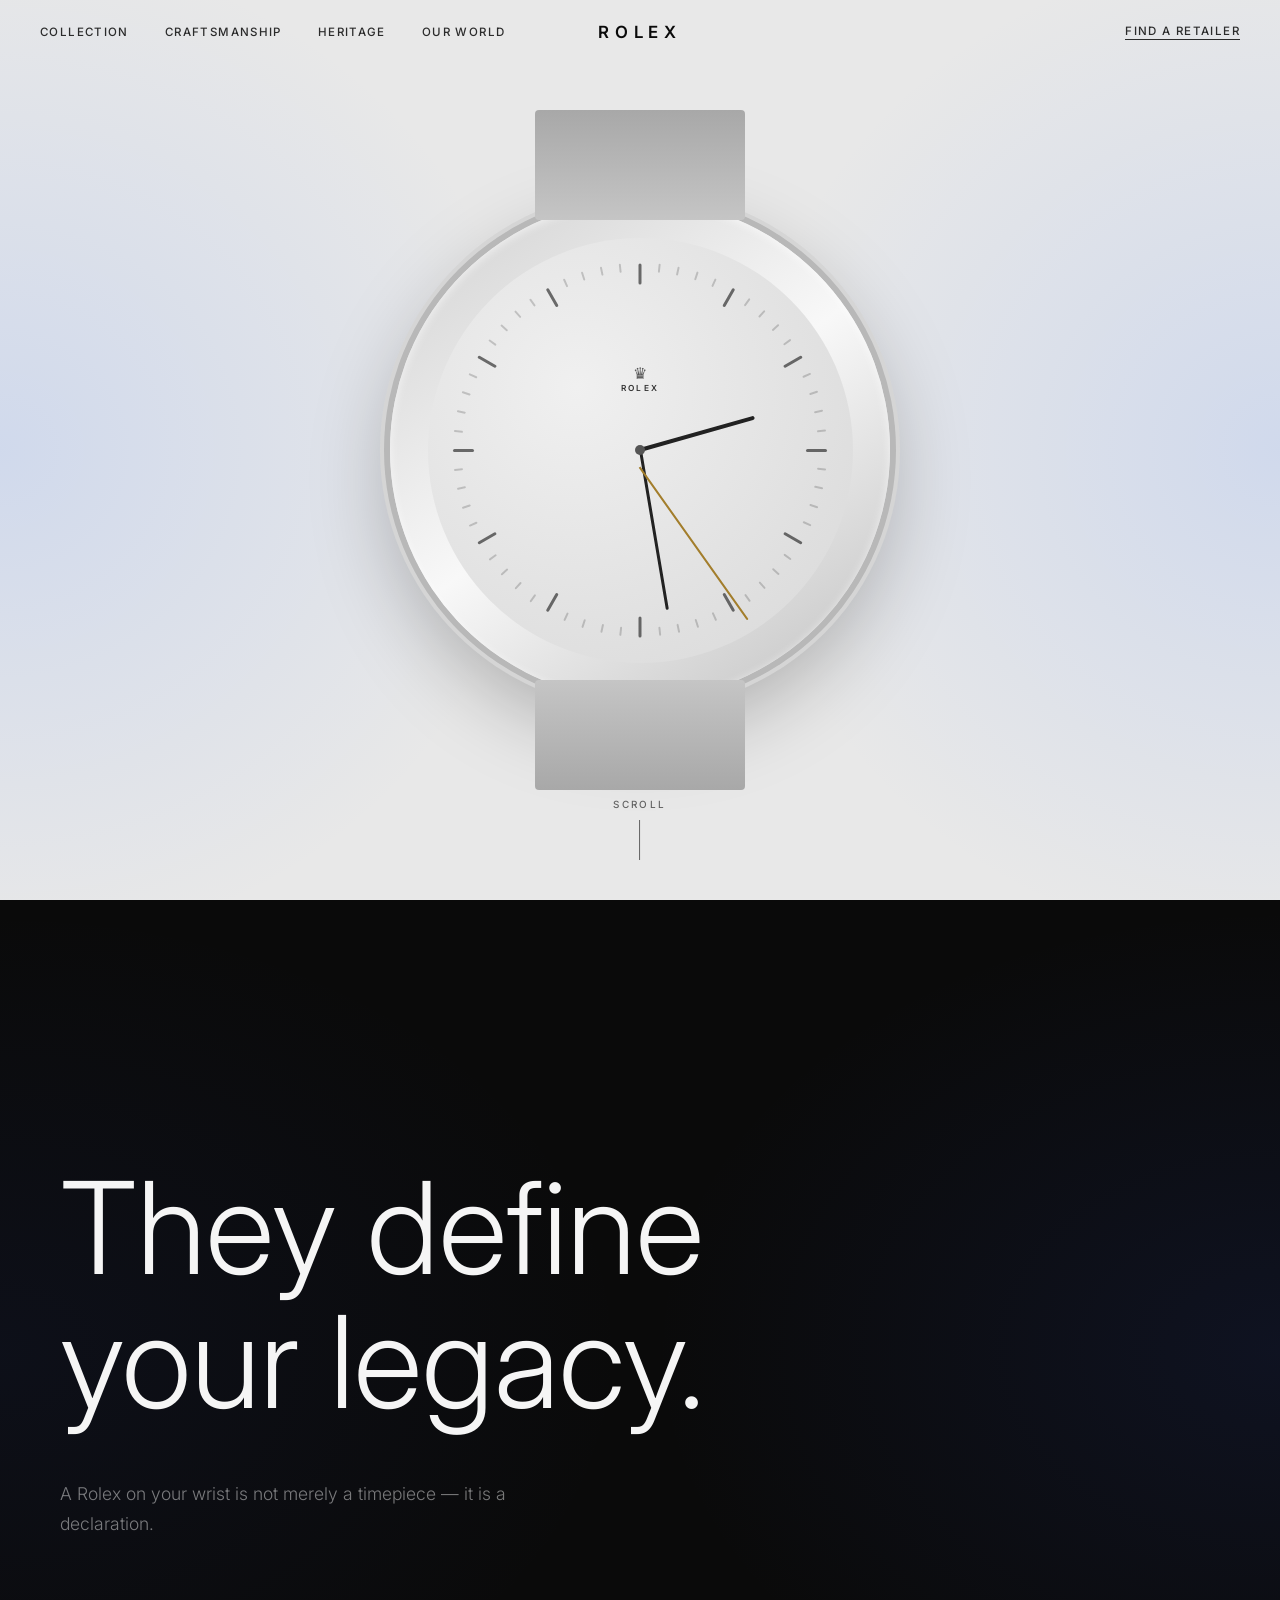
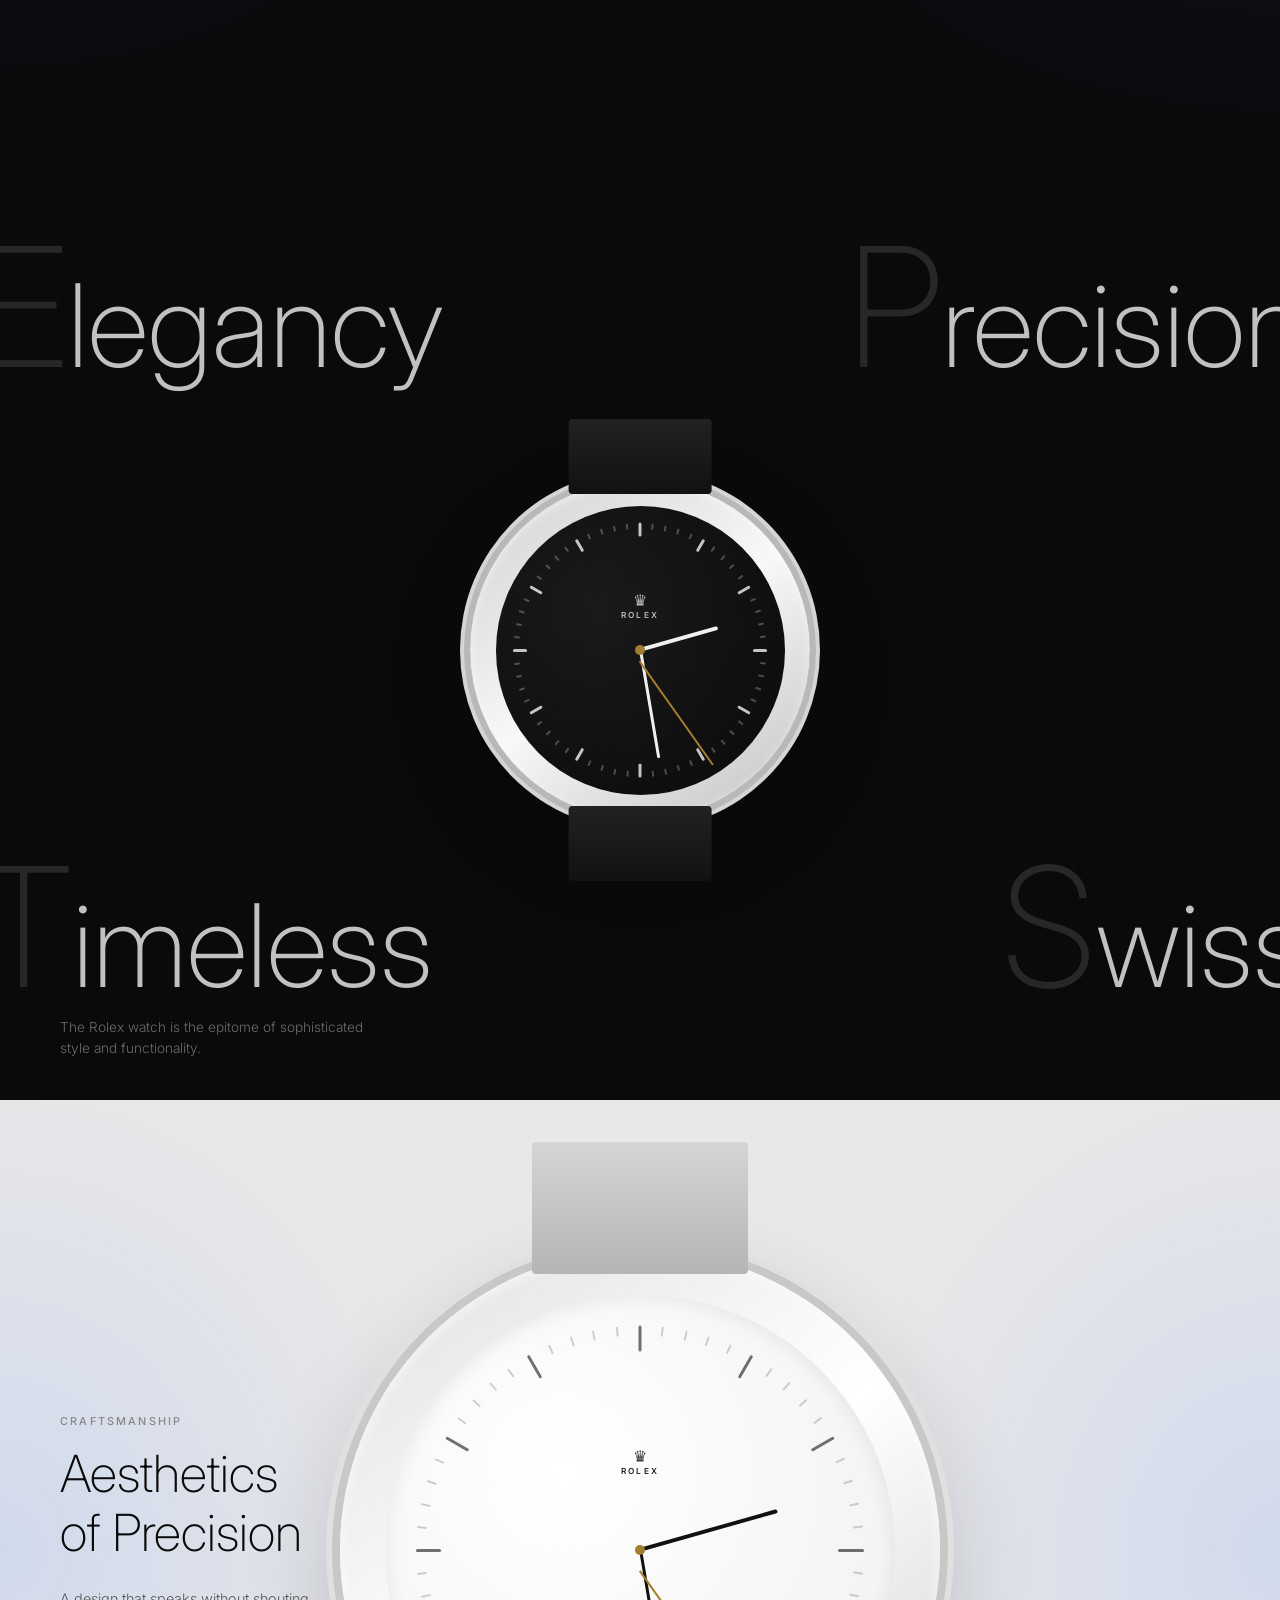
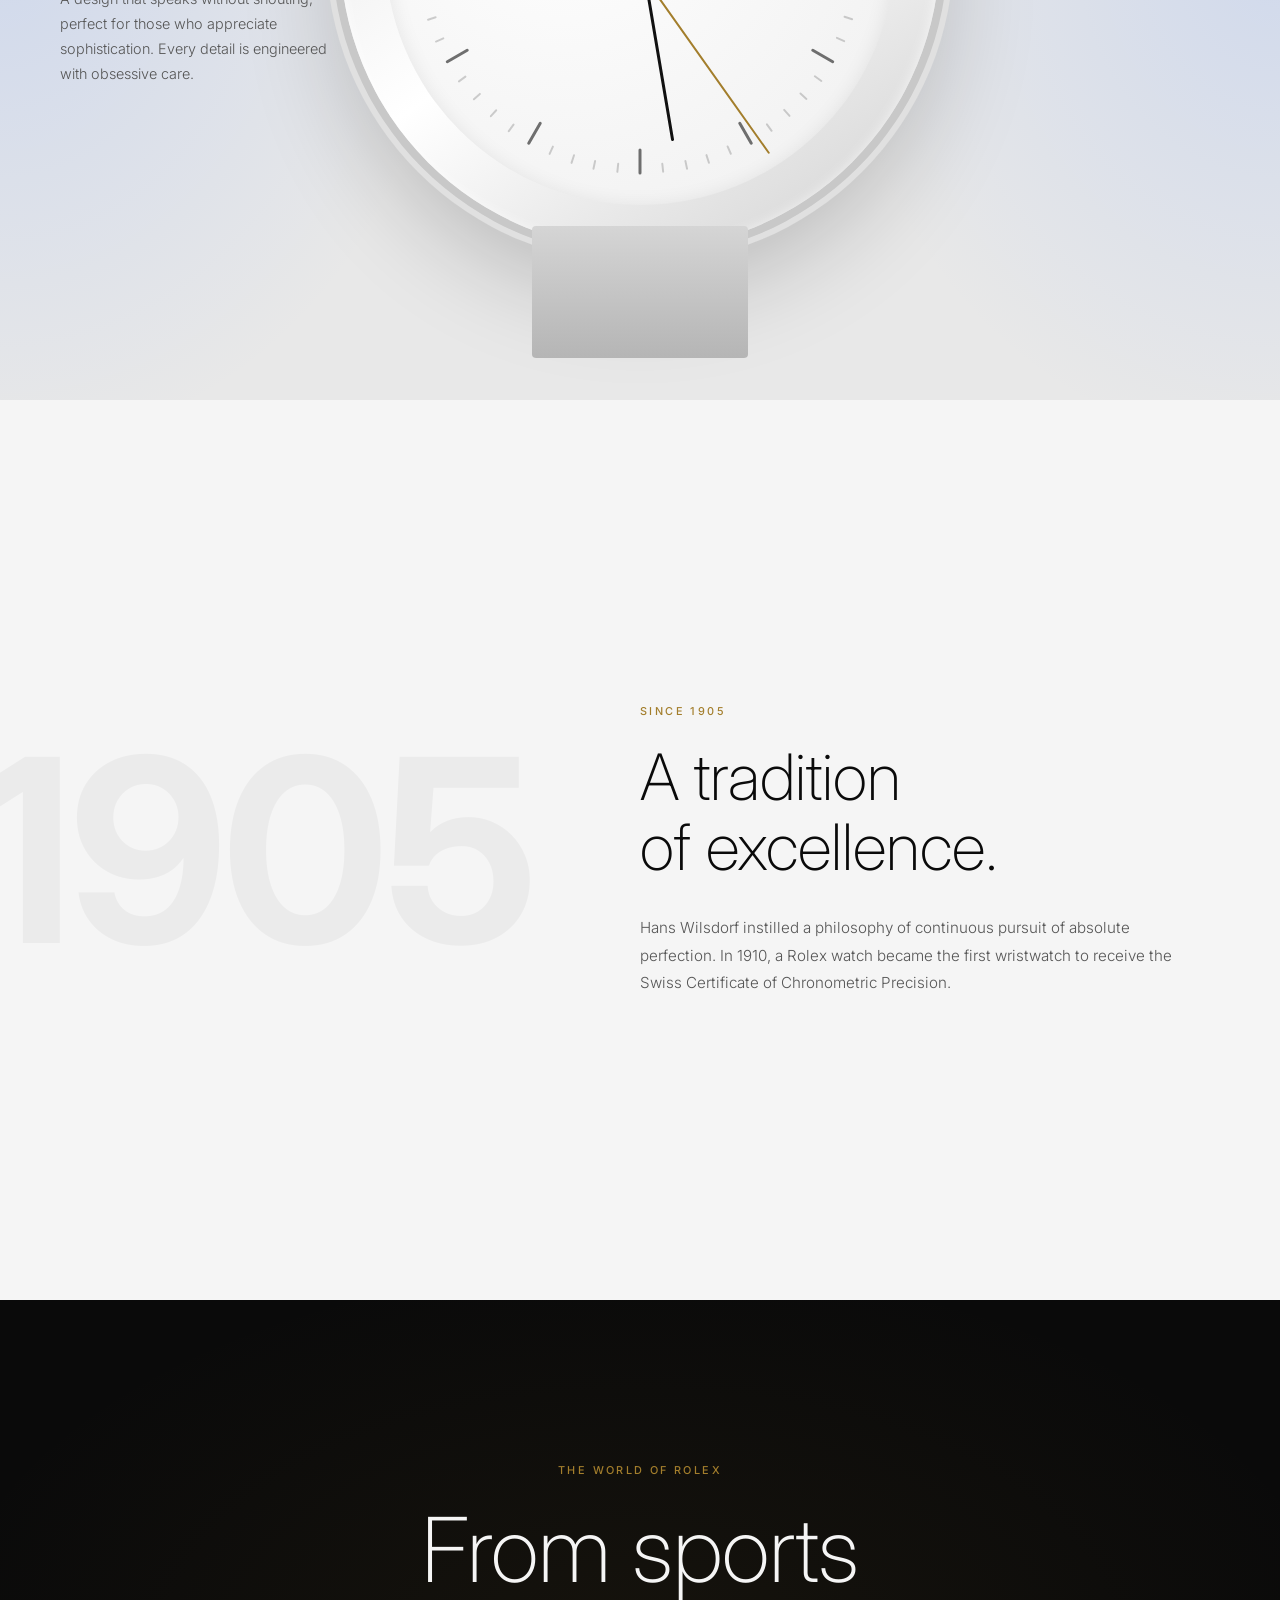
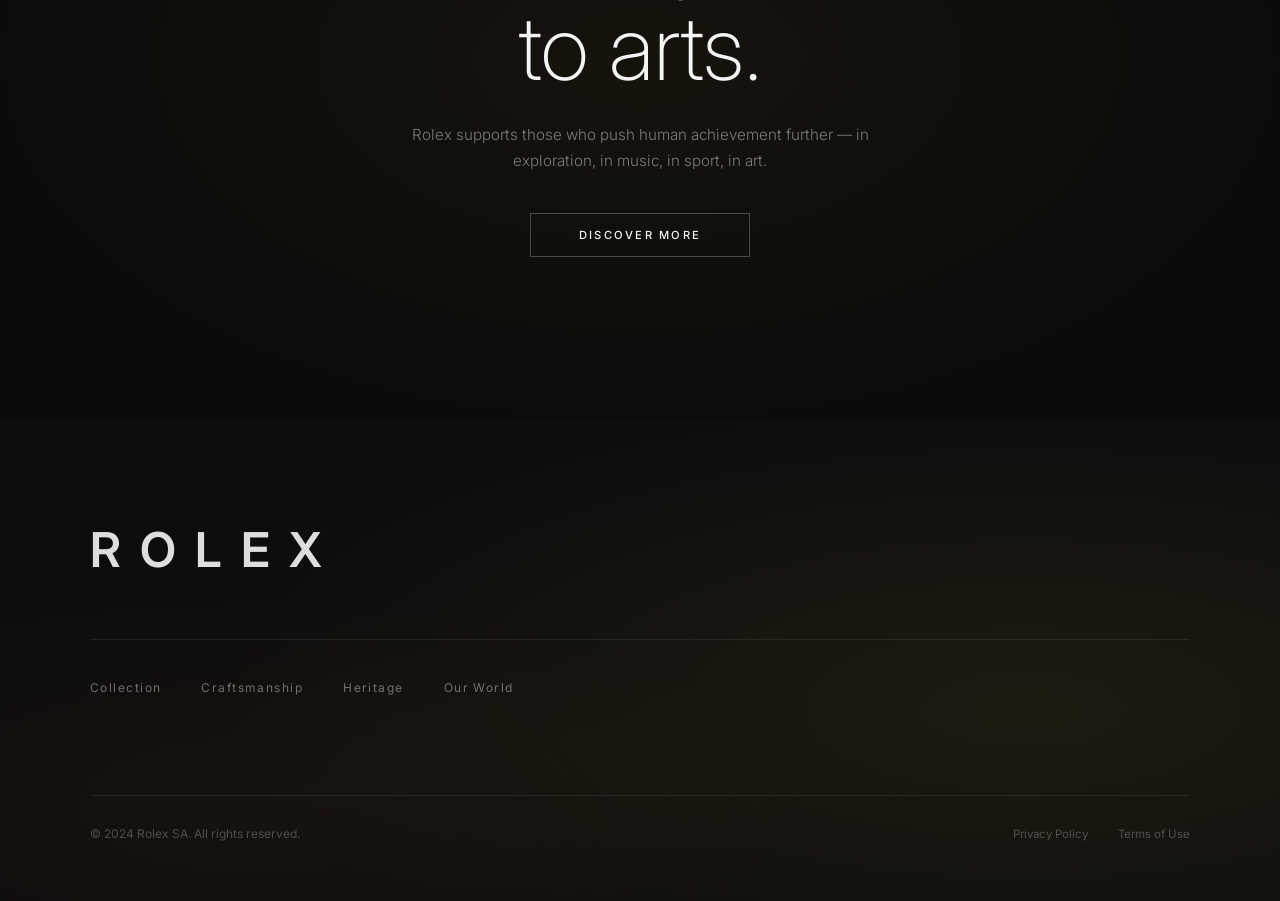
<file: fylex_v3/rolex.com/index.html>
<!DOCTYPE html>
<html lang="en">

<head>
    <meta charset="UTF-8">
    <meta name="viewport" content="width=device-width, initial-scale=1.0">
    <title>Official Rolex Website - Swiss Luxury Watches</title>
    <meta name="description"
        content="Explore the world of Rolex Swiss luxury watches. Timeless craftsmanship, precision engineering, and enduring elegance since 1905.">
    <link rel="stylesheet" href="style.css">
    <link rel="preconnect" href="https://fonts.googleapis.com">
    <link rel="preconnect" href="https://fonts.gstatic.com" crossorigin>
    <link
        href="https://fonts.googleapis.com/css2?family=Inter:ital,wght@0,100;0,200;0,300;0,400;0,500;0,600;1,300&display=swap"
        rel="stylesheet">
</head>

<body>

    <!-- ── NAVBAR ── -->
    <nav class="navbar" id="navbar">
        <div class="nav-links-left">
            <a href="#collection" class="nav-link-item">COLLECTION</a>
            <a href="#craftsmanship" class="nav-link-item">CRAFTSMANSHIP</a>
            <a href="#heritage" class="nav-link-item">HERITAGE</a>
            <a href="#world" class="nav-link-item">OUR WORLD</a>
        </div>
        <div class="nav-brand">ROLEX</div>
        <div class="nav-links-right">
            <a href="#contact" class="nav-link-item nav-cta">FIND A RETAILER</a>
        </div>
    </nav>

    <!-- ── SECTION 1: HERO - Watch face fills screen ── -->
    <section class="hero-section" id="home">
        <div class="watch-face-wrap" id="watchFaceWrap">
            <!-- CSS-drawn watch -->
            <div class="watch" id="watchEl">
                <div class="watch-case">
                    <div class="watch-dial">
                        <!-- Hour markers -->
                        <div class="hour-markers" id="hourMarkersEl"></div>
                        <!-- Rolex crown brand -->
                        <div class="watch-brand">
                            <div class="crown-logo">♛</div>
                            <div class="brand-name">ROLEX</div>
                        </div>
                        <!-- Watch hands -->
                        <div class="hand hour-hand" id="hourHand"></div>
                        <div class="hand minute-hand" id="minuteHand"></div>
                        <div class="hand second-hand" id="secondHand"></div>
                        <div class="hand-center"></div>
                    </div>
                </div>
                <div class="watch-strap top"></div>
                <div class="watch-strap bottom"></div>
            </div>
        </div>
        <div class="hero-vignette"></div>
        <div class="scroll-hint">
            <span>SCROLL</span>
            <div class="scroll-line"></div>
        </div>
    </section>

    <!-- ── SECTION 2: Statement ── -->
    <section class="statement-section" id="statement">
        <div class="statement-text">
            <p class="statement-line reveal-text">They define</p>
            <p class="statement-line reveal-text delay-1">your legacy.</p>
        </div>
        <div class="statement-sub reveal-text delay-2">A Rolex on your wrist is not merely a timepiece — it is a
            declaration.</div>
    </section>

    <!-- ── SECTION 3: Collection / Features ── -->
    <section class="features-section" id="collection">
        <div class="features-watch-center">
            <div class="watch watch-sm" id="watchSm">
                <div class="watch-case">
                    <div class="watch-dial dial-dark">
                        <div class="hour-markers dark-markers" id="hourMarkersSmEl"></div>
                        <div class="watch-brand brand-light">
                            <div class="crown-logo">♛</div>
                            <div class="brand-name">ROLEX</div>
                        </div>
                        <div class="hand hour-hand light-hand" id="hourHandSm"></div>
                        <div class="hand minute-hand light-hand" id="minuteHandSm"></div>
                        <div class="hand second-hand" id="secondHandSm"></div>
                        <div class="hand-center gold-center"></div>
                    </div>
                </div>
                <div class="watch-strap watch-strap-dark top"></div>
                <div class="watch-strap watch-strap-dark bottom"></div>
            </div>
        </div>
        <div class="feature-word word-tl">
            <span class="word-letter">E</span><span class="word-rest">legancy</span>
        </div>
        <div class="feature-word word-tr">
            <span class="word-letter">P</span><span class="word-rest">recision</span>
        </div>
        <div class="feature-word word-bl">
            <span class="word-letter">T</span><span class="word-rest">imeless</span>
        </div>
        <div class="feature-word word-br">
            <span class="word-letter">S</span><span class="word-rest">wiss</span>
        </div>
        <div class="features-description">
            <p>The Rolex watch is the epitome of sophisticated style and functionality.</p>
        </div>
    </section>

    <!-- ── SECTION 4: Aesthetics detail ── -->
    <section class="aesthetics-section" id="craftsmanship">
        <div class="aesthetics-watch">
            <div class="watch watch-lg" id="watchLg">
                <div class="watch-case case-bright">
                    <div class="watch-dial dial-bright">
                        <div class="hour-markers" id="hourMarkersLgEl"></div>
                        <div class="watch-brand brand-dark">
                            <div class="crown-logo crown-dark">♛</div>
                            <div class="brand-name">ROLEX</div>
                        </div>
                        <div class="hand hour-hand dark-hand" id="hourHandLg"></div>
                        <div class="hand minute-hand dark-hand" id="minuteHandLg"></div>
                        <div class="hand second-hand gold-second" id="secondHandLg"></div>
                        <div class="hand-center gold-center"></div>
                    </div>
                </div>
                <div class="watch-strap strap-silver top"></div>
                <div class="watch-strap strap-silver bottom"></div>
            </div>
        </div>
        <div class="aesthetics-text">
            <p class="aes-eyebrow">CRAFTSMANSHIP</p>
            <h2 class="aes-heading">Aesthetics<br>of Precision</h2>
            <p class="aes-body">A design that speaks without shouting, perfect for those who appreciate sophistication.
                Every detail is engineered with obsessive care.</p>
        </div>
        <div class="aesthetics-vignette"></div>
    </section>

    <!-- ── SECTION 5: Heritage ── -->
    <section class="heritage-section" id="heritage">
        <div class="heritage-bg-text">1905</div>
        <div class="heritage-content">
            <p class="heritage-eyebrow reveal-text">SINCE 1905</p>
            <h2 class="heritage-title reveal-text delay-1">A tradition<br>of excellence.</h2>
            <p class="heritage-body reveal-text delay-2">Hans Wilsdorf instilled a philosophy of continuous pursuit of
                absolute perfection. In 1910, a Rolex watch became the first wristwatch to receive the Swiss Certificate
                of Chronometric Precision.</p>
        </div>
    </section>

    <!-- ── SECTION 6: World of Rolex ── -->
    <section class="world-section" id="world">
        <div class="world-inner">
            <span class="world-label">THE WORLD OF ROLEX</span>
            <h2 class="world-title">From sports<br>to arts.</h2>
            <p class="world-body">Rolex supports those who push human achievement further — in exploration, in music, in
                sport, in art.</p>
            <a href="#contact" class="world-btn">DISCOVER MORE</a>
        </div>
    </section>

    <!-- ── SECTION 7: Contact / Footer ── -->
    <section class="footer-section" id="contact">
        <div class="footer-inner">
            <div class="footer-brand">ROLEX</div>
            <nav class="footer-nav">
                <a href="#collection">Collection</a>
                <a href="#craftsmanship">Craftsmanship</a>
                <a href="#heritage">Heritage</a>
                <a href="#world">Our World</a>
            </nav>
            <div class="footer-bottom-row">
                <p class="footer-copy">&copy; 2024 Rolex SA. All rights reserved.</p>
                <div class="footer-legal">
                    <a href="#">Privacy Policy</a>
                    <a href="#">Terms of Use</a>
                </div>
            </div>
        </div>
        <div class="footer-swirl"></div>
    </section>

    <script src="script.js"></script>
</body>

</html>
</file>
<file: fylex_v3/rolex.com/style.css>
/* ─────────────────────────────────────────────
   ROLEX — Inspired by atom.uprock.pro
   Minimal, scroll-driven, technical-luxury
───────────────────────────────────────────── */

:root {
    --gold: #A37E2C;
    --black: #0a0a0a;
    --white: #f5f5f5;
    --grey: #888;
    --blue-glow: rgba(100, 150, 255, 0.18);
    --font: 'Inter', sans-serif;
}

*,
*::before,
*::after {
    margin: 0;
    padding: 0;
    box-sizing: border-box;
}

html {
    scroll-behavior: smooth;
}

body {
    font-family: var(--font);
    background: var(--white);
    color: var(--black);
    overflow-x: hidden;
}

a {
    text-decoration: none;
    color: inherit;
}

/* ── NAVBAR ─────────────────────────────────── */
.navbar {
    position: fixed;
    top: 0;
    left: 0;
    width: 100%;
    z-index: 1000;
    display: flex;
    align-items: center;
    justify-content: space-between;
    padding: 22px 40px;
    color: var(--black);
    transition: color 0.4s, background 0.4s;
}

.navbar.dark-nav {
    color: var(--white);
}

.nav-links-left,
.nav-links-right {
    display: flex;
    gap: 36px;
    flex: 1;
}

.nav-links-right {
    justify-content: flex-end;
}

.nav-link-item {
    font-size: 0.72rem;
    font-weight: 500;
    letter-spacing: 0.12em;
    opacity: 0.85;
    transition: opacity 0.2s;
    cursor: pointer;
}

.nav-link-item:hover {
    opacity: 1;
}

.nav-cta {
    border-bottom: 1px solid currentColor;
    padding-bottom: 1px;
}

.nav-brand {
    font-size: 1.05rem;
    font-weight: 600;
    letter-spacing: 0.35em;
    flex: 0 0 auto;
    text-align: center;
}

/* ── HERO SECTION ────────────────────────────── */
.hero-section {
    position: relative;
    width: 100%;
    height: 100vh;
    display: flex;
    align-items: center;
    justify-content: center;
    overflow: hidden;
    background: #e8e8e8;
    /* clip straps that go beyond the section */
    clip-path: inset(0);
}

.hero-vignette {
    position: absolute;
    inset: 0;
    background:
        radial-gradient(ellipse 60% 80% at 0% 50%, var(--blue-glow) 0%, transparent 70%),
        radial-gradient(ellipse 60% 80% at 100% 50%, var(--blue-glow) 0%, transparent 70%);
    pointer-events: none;
    z-index: 2;
}

.watch-face-wrap {
    position: relative;
    z-index: 3;
    display: flex;
    align-items: center;
    justify-content: center;
    will-change: transform;
}

/* ── WATCH COMPONENT ─────────────────────────── */
.watch {
    position: relative;
    width: 500px;
    height: 500px;
    display: flex;
    align-items: center;
    justify-content: center;
    /* keep the straps from leaking out of the section */
    overflow: visible;
}

.watch-sm {
    width: 340px;
    height: 340px;
}

.watch-lg {
    width: 600px;
    height: 600px;
}

.watch-case {
    width: 100%;
    height: 100%;
    border-radius: 50%;
    background: linear-gradient(145deg, #d0d0d0, #f8f8f8, #c0c0c0);
    box-shadow:
        0 0 0 6px #b8b8b8,
        0 0 0 10px #d5d5d5,
        0 30px 80px rgba(0, 0, 0, 0.25),
        inset 0 2px 10px rgba(255, 255, 255, 0.6);
    display: flex;
    align-items: center;
    justify-content: center;
    position: relative;
}

.case-bright {
    background: linear-gradient(145deg, #e0e0e0, #ffffff, #d0d0d0);
    box-shadow:
        0 0 0 8px #c8c8c8,
        0 0 0 14px #e0e0e0,
        0 40px 100px rgba(0, 0, 0, 0.2),
        inset 0 2px 14px rgba(255, 255, 255, 0.7);
}

.watch-dial {
    width: 85%;
    height: 85%;
    border-radius: 50%;
    background: radial-gradient(circle at 35% 35%, #f0f0f0, #d8d8d8);
    position: relative;
    display: flex;
    flex-direction: column;
    align-items: center;
    justify-content: center;
    overflow: hidden;
}

.dial-dark {
    background: radial-gradient(circle at 35% 35%, #1a1a1a, #0a0a0a);
}

.dial-bright {
    background: radial-gradient(circle at 35% 35%, #ffffff, #efefef);
    box-shadow: inset 0 2px 20px rgba(0, 0, 0, 0.08);
}

/* Hour markers */
.hour-markers {
    position: absolute;
    inset: 0;
    border-radius: 50%;
}

/* Watch straps */
.watch-strap {
    position: absolute;
    left: 50%;
    transform: translateX(-50%);
    width: 42%;
    height: 22%;
    background: linear-gradient(180deg, #bebebe, #a0a0a0);
    border-radius: 4px;
}

.watch-strap.top {
    bottom: 96%;
    background: linear-gradient(0deg, #c5c5c5, #a8a8a8);
}

.watch-strap.bottom {
    top: 96%;
    background: linear-gradient(180deg, #c5c5c5, #a8a8a8);
}

.watch-strap-dark {
    background: linear-gradient(180deg, #222, #111) !important;
}

.strap-silver {
    background: linear-gradient(180deg, #d5d5d5, #b5b5b5) !important;
    width: 36%;
}

/* Watch brand */
.watch-brand {
    position: absolute;
    top: 30%;
    left: 50%;
    transform: translateX(-50%);
    text-align: center;
    display: flex;
    flex-direction: column;
    align-items: center;
    gap: 2px;
    pointer-events: none;
}

.crown-logo {
    font-size: 1rem;
    color: #555;
    line-height: 1;
}

.brand-name {
    font-size: 0.52rem;
    font-weight: 600;
    letter-spacing: 0.25em;
    color: #333;
}

.brand-light .crown-logo,
.brand-light .brand-name {
    color: #bbb;
}

.brand-dark .crown-logo,
.brand-dark .brand-name {
    color: #222;
}

.crown-dark {
    color: #333 !important;
}

/* Watch hands */
.hand {
    position: absolute;
    left: 50%;
    bottom: 50%;
    transform-origin: 50% 100%;
    border-radius: 2px;
    pointer-events: none;
}

.hour-hand {
    width: 4px;
    height: 28%;
    background: #222;
    margin-left: -2px;
    border-radius: 2px 2px 0 0;
    transform: rotate(0deg);
}

.minute-hand {
    width: 3px;
    height: 38%;
    background: #222;
    margin-left: -1.5px;
    border-radius: 2px 2px 0 0;
    transform: rotate(0deg);
}

.second-hand {
    width: 1.5px;
    height: 44%;
    background: #A37E2C;
    margin-left: -0.75px;
    border-radius: 1px 1px 0 0;
    transform: rotate(0deg);
    bottom: 46%;
}

.light-hand {
    background: #f0f0f0 !important;
}

.dark-hand {
    background: #111 !important;
}

.gold-second {
    background: var(--gold) !important;
}

.hand-center {
    position: absolute;
    width: 10px;
    height: 10px;
    background: #555;
    border-radius: 50%;
    z-index: 10;
}

.gold-center {
    background: var(--gold) !important;
}

/* ── SCROLL HINT ─────────────────────────────── */
.scroll-hint {
    position: absolute;
    bottom: 40px;
    left: 50%;
    transform: translateX(-50%);
    display: flex;
    flex-direction: column;
    align-items: center;
    gap: 10px;
    z-index: 5;
    opacity: 0.6;
}

.scroll-hint span {
    font-size: 0.62rem;
    letter-spacing: 0.25em;
    font-weight: 500;
}

.scroll-line {
    width: 1px;
    height: 40px;
    background: var(--black);
    animation: scrollPulse 1.6s ease-in-out infinite;
}

@keyframes scrollPulse {

    0%,
    100% {
        opacity: 0.3;
        transform: scaleY(1);
    }

    50% {
        opacity: 1;
        transform: scaleY(1.4);
    }
}

/* ── STATEMENT SECTION ───────────────────────── */
.statement-section {
    min-height: 100vh;
    background: var(--black);
    display: flex;
    flex-direction: column;
    justify-content: center;
    padding: 100px 60px;
    position: relative;
    overflow: hidden;
}

.statement-section::before {
    content: '';
    position: absolute;
    inset: 0;
    background:
        radial-gradient(ellipse 70% 70% at 100% 50%, rgba(50, 80, 200, 0.12) 0%, transparent 70%),
        radial-gradient(ellipse 70% 70% at 0% 50%, rgba(50, 80, 200, 0.08) 0%, transparent 70%);
    pointer-events: none;
}

.statement-text {
    margin-bottom: 50px;
}

.statement-line {
    font-size: clamp(4rem, 10vw, 9rem);
    font-weight: 300;
    color: var(--white);
    line-height: 1.05;
    opacity: 0;
    transform: translateY(60px);
    transition: opacity 1s ease, transform 1s cubic-bezier(0.16, 1, 0.3, 1);
}

.statement-sub {
    font-size: clamp(0.85rem, 1.5vw, 1.1rem);
    font-weight: 300;
    color: rgba(255, 255, 255, 0.45);
    max-width: 480px;
    line-height: 1.7;
    opacity: 0;
    transform: translateY(30px);
    transition: opacity 1s ease 0.5s, transform 1s cubic-bezier(0.16, 1, 0.3, 1) 0.5s;
}

.reveal-text.is-visible {
    opacity: 1;
    transform: translateY(0);
}

.delay-1 {
    transition-delay: 0.15s !important;
}

.delay-2 {
    transition-delay: 0.3s !important;
}

/* ── FEATURES SECTION ────────────────────────── */
.features-section {
    min-height: 100vh;
    background: var(--black);
    position: relative;
    display: flex;
    align-items: center;
    justify-content: center;
    overflow: hidden;
}

.features-watch-center {
    position: relative;
    z-index: 3;
}

.feature-word {
    position: absolute;
    z-index: 2;
    pointer-events: none;
    line-height: 1;
}

.feature-word .word-letter {
    font-size: clamp(5rem, 13vw, 12rem);
    font-weight: 200;
    color: rgba(255, 255, 255, 0.12);
    transition: color 0.3s;
}

.feature-word .word-rest {
    font-size: clamp(3.5rem, 9vw, 8.5rem);
    font-weight: 200;
    color: rgba(255, 255, 255, 0.75);
}

/* Positions */
.word-tl {
    top: 6%;
    left: -2%;
}

.word-tr {
    top: 6%;
    right: -2%;
    text-align: right;
}

.word-bl {
    bottom: 10%;
    left: -2%;
}

.word-br {
    bottom: 10%;
    right: -2%;
    text-align: right;
}

.features-description {
    position: absolute;
    bottom: 40px;
    left: 60px;
    z-index: 5;
    color: rgba(255, 255, 255, 0.4);
    font-size: 0.85rem;
    font-weight: 300;
    max-width: 320px;
    line-height: 1.6;
}

/* ── AESTHETICS SECTION ──────────────────────── */
.aesthetics-section {
    min-height: 100vh;
    background: #e8e8e8;
    position: relative;
    display: flex;
    align-items: center;
    justify-content: center;
    overflow: hidden;
}

.aesthetics-vignette {
    position: absolute;
    inset: 0;
    background:
        radial-gradient(ellipse 50% 80% at 0% 50%, var(--blue-glow) 0%, transparent 70%),
        radial-gradient(ellipse 50% 80% at 100% 50%, var(--blue-glow) 0%, transparent 70%);
    pointer-events: none;
}

.aesthetics-watch {
    position: relative;
    z-index: 2;
}

.aesthetics-text {
    position: absolute;
    left: 60px;
    top: 50%;
    transform: translateY(-50%);
    z-index: 5;
    opacity: 0;
    transform: translateY(-50%) translateX(-30px);
    transition: opacity 0.9s ease, transform 0.9s cubic-bezier(0.16, 1, 0.3, 1);
}

.aesthetics-text.is-visible {
    opacity: 1;
    transform: translateY(-50%) translateX(0);
}

.aes-eyebrow {
    font-size: 0.68rem;
    letter-spacing: 0.2em;
    font-weight: 500;
    color: var(--grey);
    margin-bottom: 16px;
}

.aes-heading {
    font-size: clamp(2rem, 4vw, 3.5rem);
    font-weight: 200;
    line-height: 1.15;
    color: var(--black);
    margin-bottom: 24px;
}

.aes-body {
    font-size: 0.9rem;
    font-weight: 300;
    color: #555;
    line-height: 1.75;
    max-width: 280px;
}

/* ── HERITAGE SECTION ────────────────────────── */
.heritage-section {
    min-height: 100vh;
    background: var(--white);
    position: relative;
    display: flex;
    align-items: center;
    justify-content: flex-end;
    padding: 100px 80px;
    overflow: hidden;
}

.heritage-bg-text {
    position: absolute;
    left: -2%;
    top: 50%;
    transform: translateY(-50%);
    font-size: clamp(6rem, 20vw, 18rem);
    font-weight: 700;
    color: rgba(0, 0, 0, 0.04);
    pointer-events: none;
    user-select: none;
    line-height: 1;
    letter-spacing: -0.02em;
}

.heritage-content {
    max-width: 560px;
    position: relative;
    z-index: 2;
}

.heritage-eyebrow {
    display: block;
    font-size: 0.68rem;
    letter-spacing: 0.22em;
    font-weight: 500;
    color: var(--gold);
    margin-bottom: 24px;
    opacity: 0;
    transform: translateY(20px);
    transition: opacity 0.8s ease, transform 0.8s ease;
}

.heritage-title {
    font-size: clamp(2.5rem, 5vw, 4.5rem);
    font-weight: 200;
    line-height: 1.1;
    margin-bottom: 32px;
    color: var(--black);
    opacity: 0;
    transform: translateY(30px);
    transition: opacity 0.9s ease 0.1s, transform 0.9s cubic-bezier(0.16, 1, 0.3, 1) 0.1s;
}

.heritage-body {
    font-size: 0.95rem;
    font-weight: 300;
    line-height: 1.8;
    color: #555;
    opacity: 0;
    transform: translateY(20px);
    transition: opacity 0.9s ease 0.25s, transform 0.9s ease 0.25s;
}

.heritage-eyebrow.is-visible,
.heritage-title.is-visible,
.heritage-body.is-visible {
    opacity: 1;
    transform: translateY(0);
}

/* ── WORLD SECTION ───────────────────────────── */
.world-section {
    min-height: 80vh;
    background: var(--black);
    display: flex;
    align-items: center;
    justify-content: center;
    text-align: center;
    position: relative;
    overflow: hidden;
}

.world-section::before {
    content: '';
    position: absolute;
    inset: 0;
    background:
        radial-gradient(ellipse 80% 80% at 50% 50%, rgba(163, 126, 44, 0.08) 0%, transparent 70%);
    pointer-events: none;
}

.world-inner {
    position: relative;
    z-index: 2;
    display: flex;
    flex-direction: column;
    align-items: center;
    gap: 24px;
}

.world-label {
    font-size: 0.68rem;
    letter-spacing: 0.22em;
    font-weight: 500;
    color: var(--gold);
}

.world-title {
    font-size: clamp(3rem, 7vw, 6rem);
    font-weight: 200;
    color: var(--white);
    line-height: 1.1;
}

.world-body {
    font-size: 0.95rem;
    font-weight: 300;
    color: rgba(255, 255, 255, 0.45);
    max-width: 480px;
    line-height: 1.7;
}

.world-btn {
    display: inline-block;
    margin-top: 16px;
    padding: 14px 48px;
    border: 1px solid rgba(255, 255, 255, 0.25);
    color: var(--white);
    font-size: 0.7rem;
    letter-spacing: 0.2em;
    font-weight: 500;
    transition: background 0.3s, border-color 0.3s;
}

.world-btn:hover {
    background: rgba(255, 255, 255, 0.07);
    border-color: rgba(255, 255, 255, 0.5);
}

/* ── FOOTER SECTION ──────────────────────────── */
.footer-section {
    position: relative;
    background: #0d0d0d;
    padding: 100px 60px 60px;
    overflow: hidden;
}

.footer-swirl {
    position: absolute;
    inset: 0;
    background: radial-gradient(ellipse 90% 90% at 80% 60%, rgba(163, 126, 44, 0.12) 0%, transparent 70%),
        radial-gradient(ellipse 60% 60% at 20% 80%, rgba(100, 50, 20, 0.12) 0%, transparent 70%);
    pointer-events: none;
}

.footer-inner {
    position: relative;
    z-index: 2;
    max-width: 1100px;
    margin: 0 auto;
}

.footer-brand {
    font-size: 3rem;
    font-weight: 600;
    letter-spacing: 0.4em;
    color: var(--white);
    margin-bottom: 60px;
    opacity: 0.9;
}

.footer-nav {
    display: flex;
    gap: 40px;
    margin-bottom: 100px;
    border-top: 1px solid rgba(255, 255, 255, 0.08);
    padding-top: 40px;
}

.footer-nav a {
    font-size: 0.75rem;
    letter-spacing: 0.12em;
    font-weight: 400;
    color: rgba(255, 255, 255, 0.4);
    transition: color 0.2s;
}

.footer-nav a:hover {
    color: rgba(255, 255, 255, 0.8);
}

.footer-bottom-row {
    display: flex;
    justify-content: space-between;
    align-items: center;
    border-top: 1px solid rgba(255, 255, 255, 0.08);
    padding-top: 30px;
}

.footer-copy {
    font-size: 0.75rem;
    color: rgba(255, 255, 255, 0.25);
}

.footer-legal {
    display: flex;
    gap: 30px;
}

.footer-legal a {
    font-size: 0.72rem;
    color: rgba(255, 255, 255, 0.25);
    transition: color 0.2s;
}

.footer-legal a:hover {
    color: rgba(255, 255, 255, 0.5);
}

/* ── HOUR MARKERS (drawn via JS) ─────────────── */
.hour-marker {
    position: absolute;
    left: 50%;
    top: 50%;
    transform-origin: 0 0;
    background: #444;
    border-radius: 1px;
}

.dark-markers .hour-marker {
    background: rgba(255, 255, 255, 0.5);
}

.dot-marker {
    width: 2px;
    height: 5px;
    background: #999;
    border-radius: 1px;
}

/* ── RESPONSIVE ──────────────────────────────── */
@media (max-width: 900px) {
    .navbar {
        padding: 18px 20px;
    }

    .nav-links-left {
        display: none;
    }

    .nav-links-right {
        flex: 0 0 auto;
    }

    .watch {
        width: 340px;
        height: 340px;
    }

    .watch-lg {
        width: 380px;
        height: 380px;
    }

    .statement-section {
        padding: 100px 30px;
    }

    .aesthetics-text {
        position: relative;
        left: auto;
        top: auto;
        transform: none;
        padding: 40px 30px;
    }

    .aesthetics-text.is-visible {
        transform: none;
    }

    .aesthetics-section {
        flex-direction: column;
        padding: 80px 0;
    }

    .heritage-section {
        justify-content: center;
        padding: 100px 30px;
        text-align: center;
    }

    .heritage-content {
        max-width: 100%;
    }

    .word-tl,
    .word-tr,
    .word-bl,
    .word-br {
        font-size: 6vw;
    }

    .footer-section {
        padding: 80px 30px 50px;
    }

    .footer-nav {
        flex-wrap: wrap;
        gap: 20px;
    }

    .footer-bottom-row {
        flex-direction: column;
        gap: 16px;
        align-items: flex-start;
    }
}
</file>
